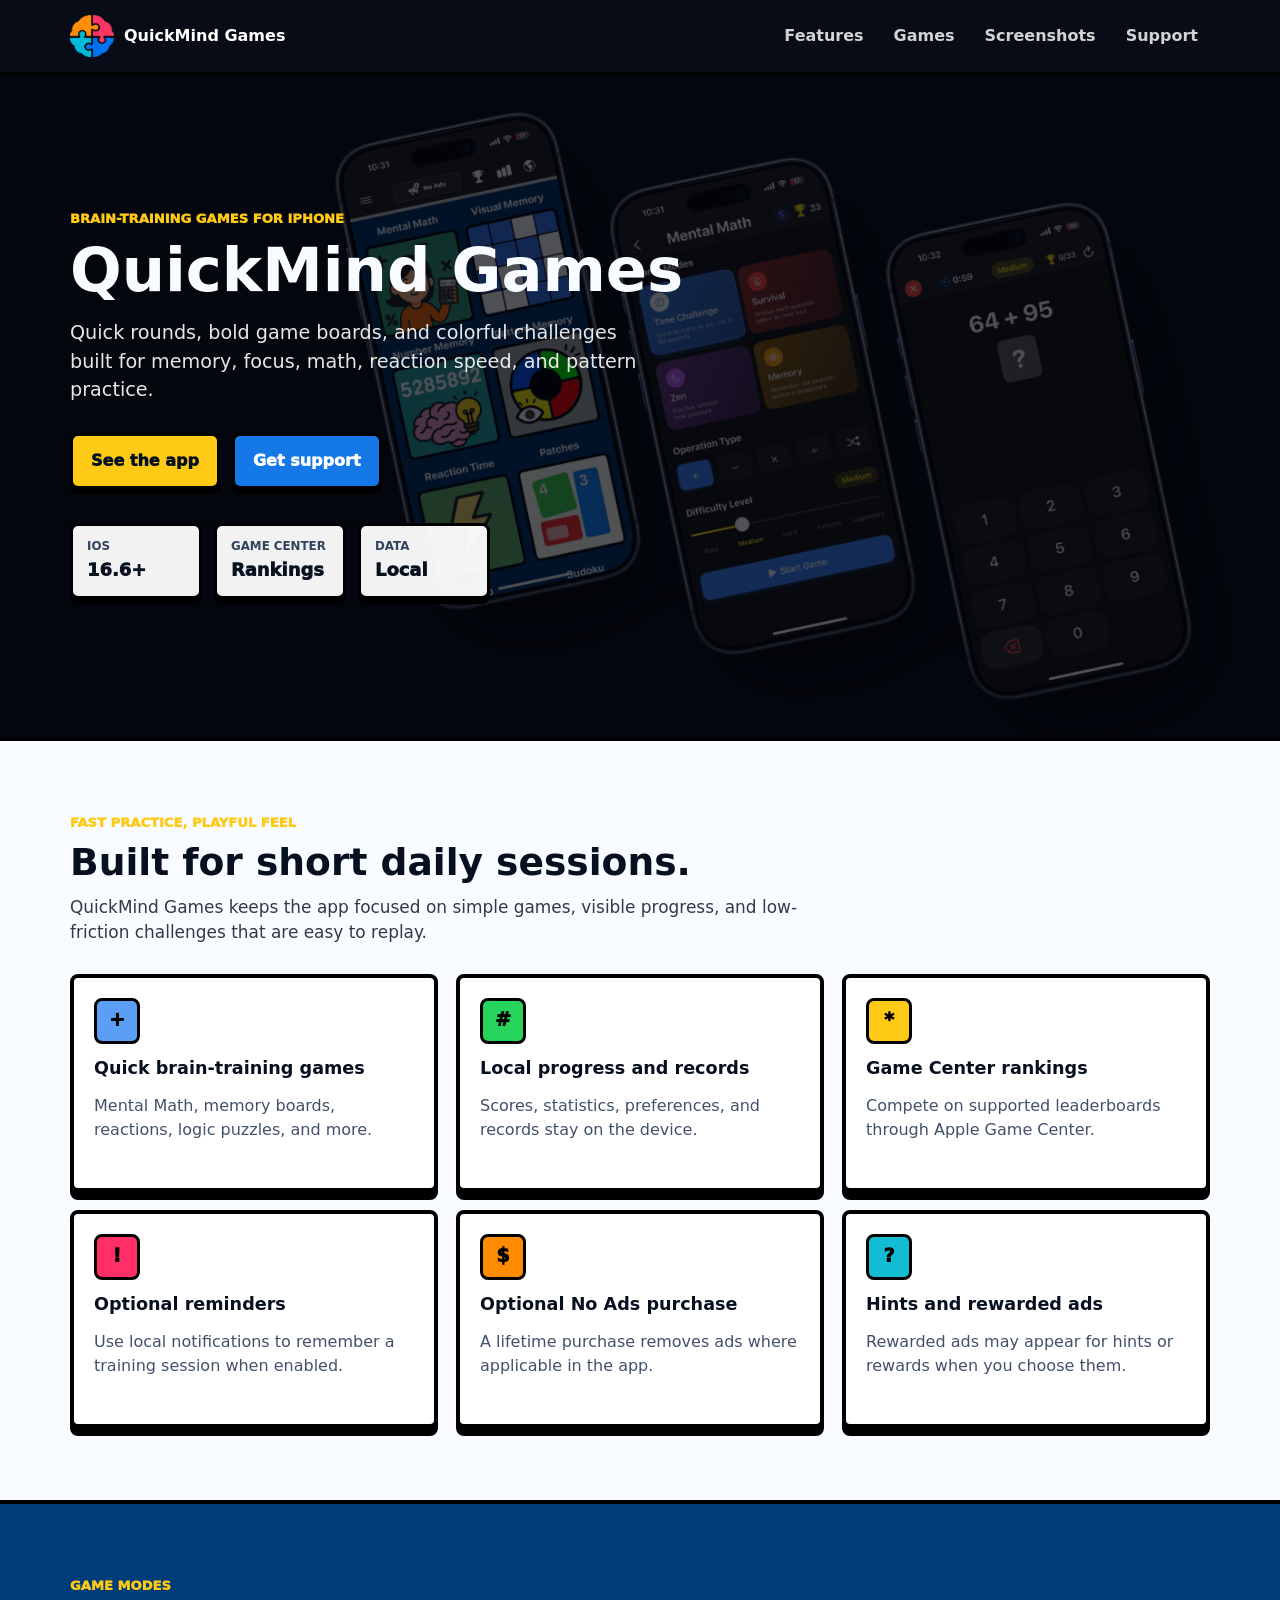
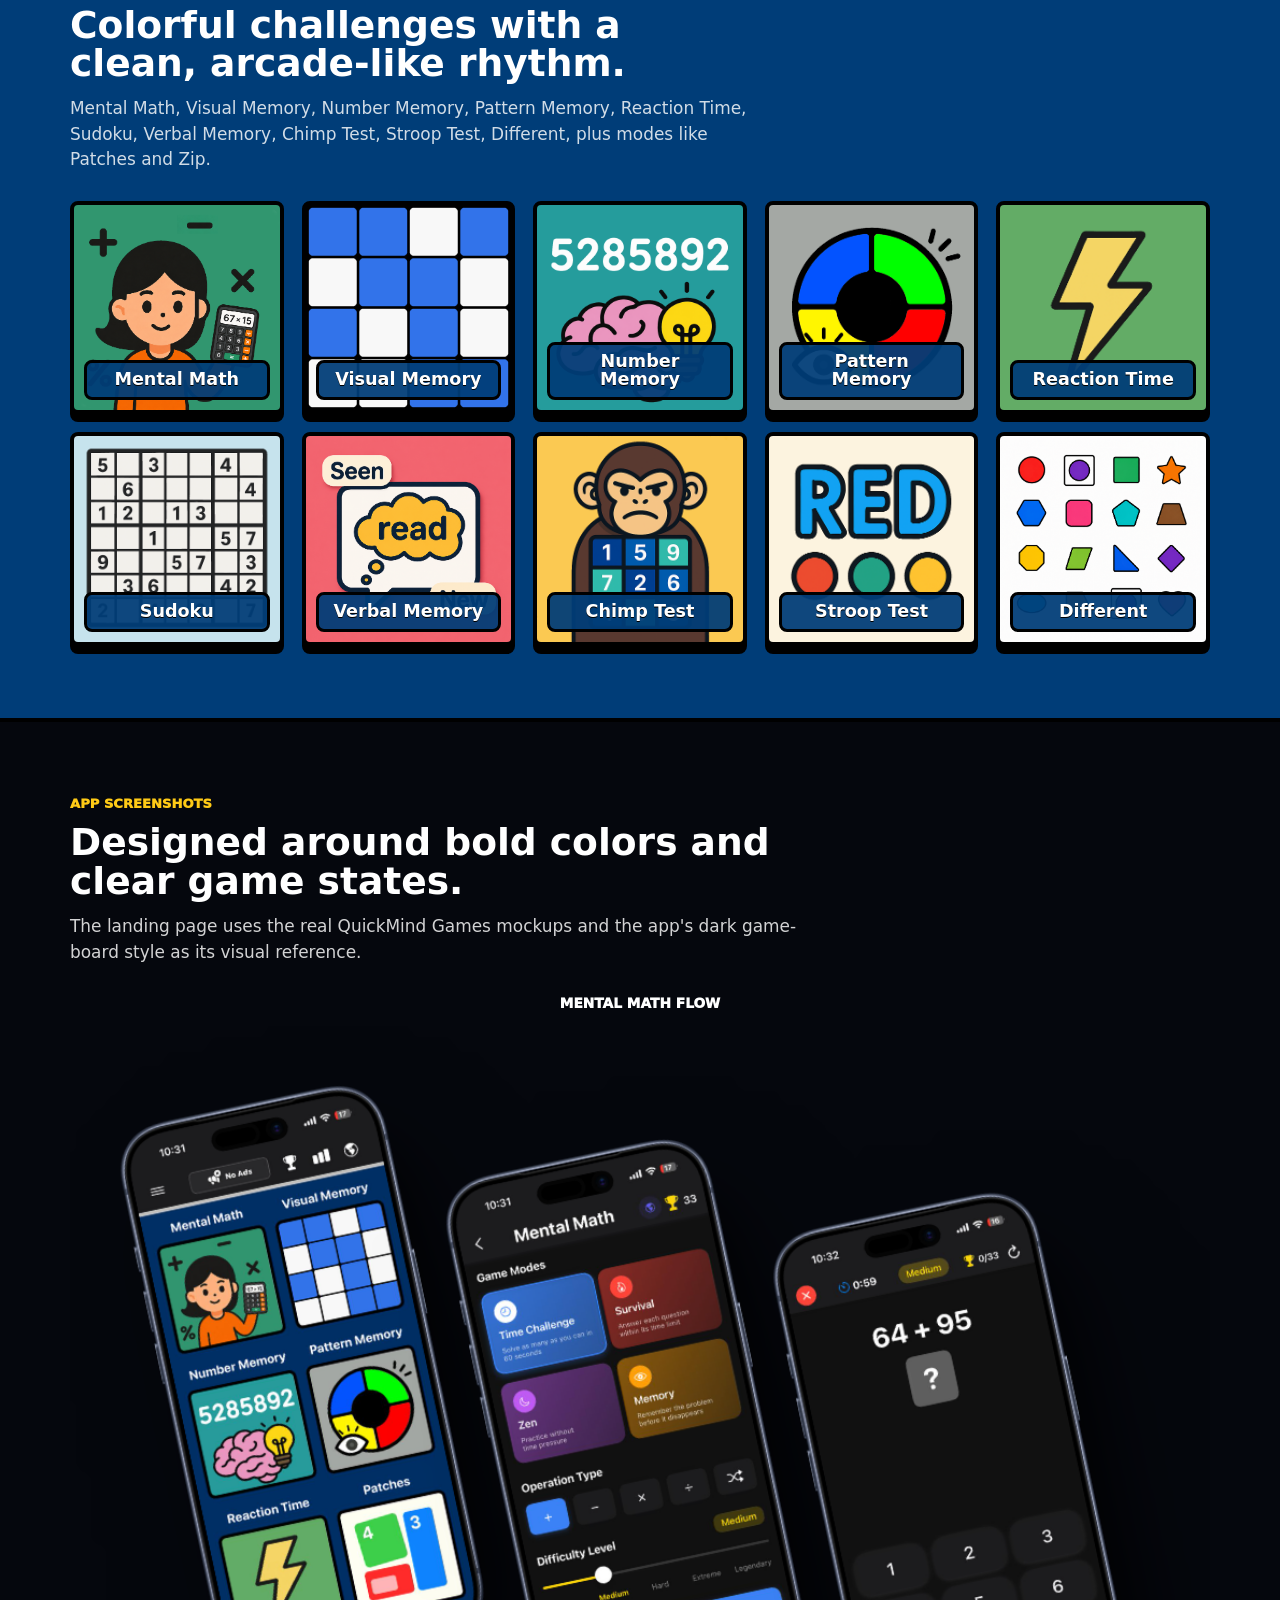
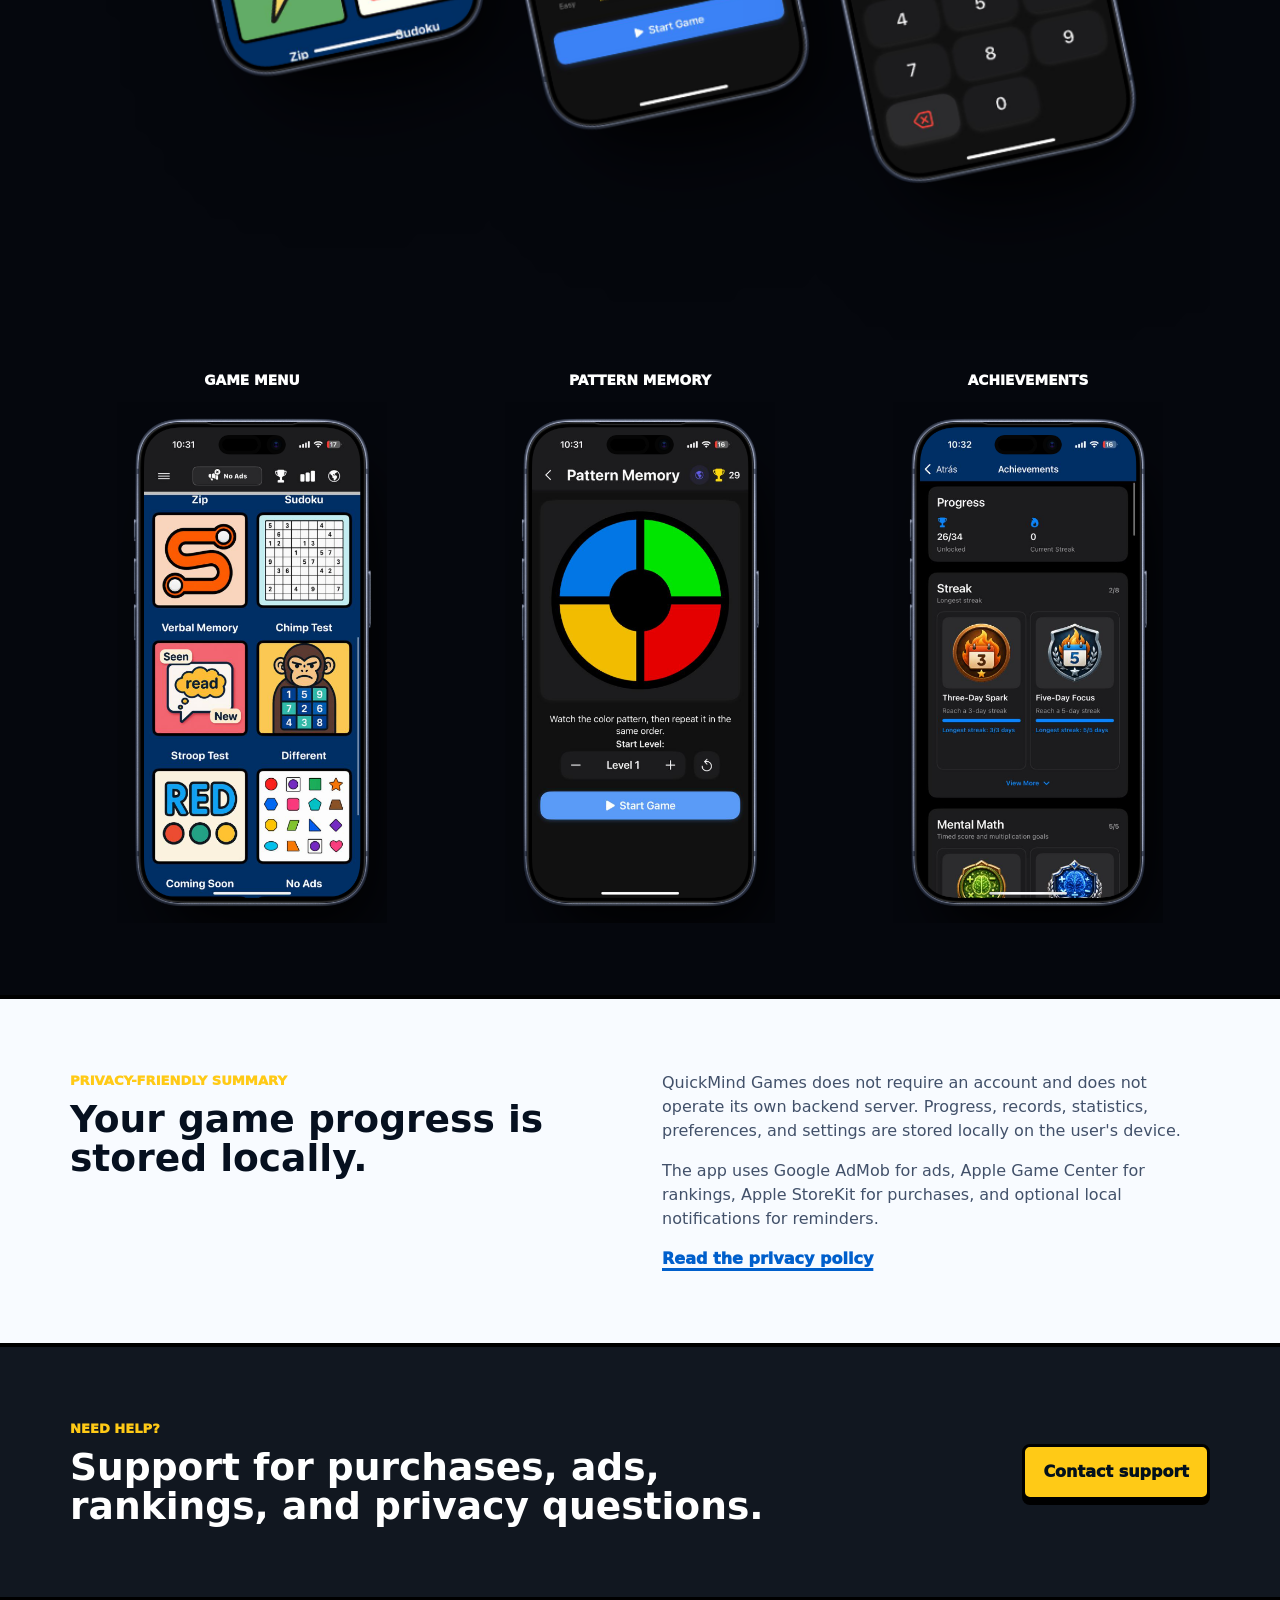
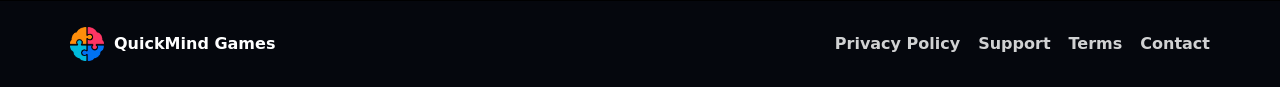
<file: index.html>
<!doctype html>
<html lang="en">
  <head>
    <meta charset="utf-8">
    <meta name="viewport" content="width=device-width, initial-scale=1">
    <title>QuickMind Games</title>
    <meta
      name="description"
      content="QuickMind Games is a playful iPhone app with fast brain-training games, local progress, Game Center rankings, reminders, and an optional No Ads purchase."
    >
    <meta property="og:title" content="QuickMind Games">
    <meta property="og:description" content="Fast, playful brain-training games for iPhone.">
    <meta property="og:image" content="/imagenes/edits/mental-math-flow-mockup.png">
    <link rel="icon" href="/imagenes/logo.png">
    <link rel="apple-touch-icon" href="/imagenes/logo.png">
    <link rel="stylesheet" href="/styles.css">
  </head>
  <body>
    <header class="site-header">
      <nav class="nav-shell" aria-label="Main navigation">
        <a class="brand" href="/" aria-label="QuickMind Games home">
          <img class="brand-logo" src="/imagenes/logo.png" alt="" width="44" height="44">
          <span>QuickMind Games</span>
        </a>
        <button class="nav-toggle" type="button" aria-expanded="false" aria-controls="nav-links" aria-label="Open navigation">
          <span></span>
          <span></span>
          <span></span>
        </button>
        <div class="nav-links" id="nav-links">
          <a href="#features">Features</a>
          <a href="#games">Games</a>
          <a href="#screenshots">Screenshots</a>
          <a href="/support/">Support</a>
        </div>
      </nav>
    </header>

    <main>
      <section class="hero" aria-labelledby="hero-title">
        <div class="hero-content">
          <p class="eyebrow">Brain-training games for iPhone</p>
          <h1 id="hero-title">QuickMind Games</h1>
          <p class="hero-copy">
            Quick rounds, bold game boards, and colorful challenges built for memory,
            focus, math, reaction speed, and pattern practice.
          </p>
          <div class="hero-actions">
            <a class="button primary" href="#screenshots">See the app</a>
            <a class="button secondary" href="/support/">Get support</a>
          </div>
          <dl class="hero-stats" aria-label="QuickMind Games app highlights">
            <div>
              <dt>iOS</dt>
              <dd>16.6+</dd>
            </div>
            <div>
              <dt>Game Center</dt>
              <dd>Rankings</dd>
            </div>
            <div>
              <dt>Data</dt>
              <dd>Local</dd>
            </div>
          </dl>
        </div>
      </section>

      <section class="section section-light" id="features">
        <div class="section-inner">
          <div class="section-heading">
            <p class="eyebrow">Fast practice, playful feel</p>
            <h2>Built for short daily sessions.</h2>
            <p>
              QuickMind Games keeps the app focused on simple games, visible progress,
              and low-friction challenges that are easy to replay.
            </p>
          </div>

          <div class="feature-grid">
            <article class="feature-card accent-blue">
              <span class="feature-icon" aria-hidden="true">+</span>
              <h3>Quick brain-training games</h3>
              <p>Mental Math, memory boards, reactions, logic puzzles, and more.</p>
            </article>
            <article class="feature-card accent-green">
              <span class="feature-icon" aria-hidden="true">#</span>
              <h3>Local progress and records</h3>
              <p>Scores, statistics, preferences, and records stay on the device.</p>
            </article>
            <article class="feature-card accent-yellow">
              <span class="feature-icon" aria-hidden="true">*</span>
              <h3>Game Center rankings</h3>
              <p>Compete on supported leaderboards through Apple Game Center.</p>
            </article>
            <article class="feature-card accent-pink">
              <span class="feature-icon" aria-hidden="true">!</span>
              <h3>Optional reminders</h3>
              <p>Use local notifications to remember a training session when enabled.</p>
            </article>
            <article class="feature-card accent-orange">
              <span class="feature-icon" aria-hidden="true">$</span>
              <h3>Optional No Ads purchase</h3>
              <p>A lifetime purchase removes ads where applicable in the app.</p>
            </article>
            <article class="feature-card accent-cyan">
              <span class="feature-icon" aria-hidden="true">?</span>
              <h3>Hints and rewarded ads</h3>
              <p>Rewarded ads may appear for hints or rewards when you choose them.</p>
            </article>
          </div>
        </div>
      </section>

      <section class="section section-blue" id="games">
        <div class="section-inner">
          <div class="section-heading compact">
            <p class="eyebrow">Game modes</p>
            <h2>Colorful challenges with a clean, arcade-like rhythm.</h2>
            <p>
              Mental Math, Visual Memory, Number Memory, Pattern Memory, Reaction Time,
              Sudoku, Verbal Memory, Chimp Test, Stroop Test, Different, plus modes like
              Patches and Zip.
            </p>
          </div>

          <div class="game-grid" aria-label="QuickMind Games games">
            <article class="game-card">
              <img
                src="/imagenes/juegos/Mental%20Math%20-%20MMSquare.png"
                alt="Mental Math game illustration."
                width="1254"
                height="1254"
                loading="lazy"
              >
              <h3>Mental Math</h3>
            </article>
            <article class="game-card">
              <img
                src="/imagenes/juegos/Visual%20Memory%20-%20VMSquare.png"
                alt="Visual Memory game illustration."
                width="1080"
                height="1080"
                loading="lazy"
              >
              <h3>Visual Memory</h3>
            </article>
            <article class="game-card">
              <img
                src="/imagenes/juegos/Number%20Memory%20-%20NMSquare.png"
                alt="Number Memory game illustration."
                width="1140"
                height="1140"
                loading="lazy"
              >
              <h3>Number Memory</h3>
            </article>
            <article class="game-card">
              <img
                src="/imagenes/juegos/Pattern%20Memory%20-%20PMSquare.png"
                alt="Pattern Memory game illustration."
                width="944"
                height="929"
                loading="lazy"
              >
              <h3>Pattern Memory</h3>
            </article>
            <article class="game-card">
              <img
                src="/imagenes/juegos/Reaction%20Time%20-%20ReactionSquare.png"
                alt="Reaction Time game illustration."
                width="893"
                height="895"
                loading="lazy"
              >
              <h3>Reaction Time</h3>
            </article>
            <article class="game-card">
              <img
                src="/imagenes/juegos/Sudoku%20-%20SudokuSquare.png"
                alt="Sudoku game illustration."
                width="920"
                height="920"
                loading="lazy"
              >
              <h3>Sudoku</h3>
            </article>
            <article class="game-card">
              <img
                src="/imagenes/juegos/Verbal%20Memory%20-%20VeMSquare.png"
                alt="Verbal Memory game illustration."
                width="1254"
                height="1254"
                loading="lazy"
              >
              <h3>Verbal Memory</h3>
            </article>
            <article class="game-card">
              <img
                src="/imagenes/juegos/Chimp%20Test%20-%20ChimpTestSquare.png"
                alt="Chimp Test game illustration."
                width="900"
                height="900"
                loading="lazy"
              >
              <h3>Chimp Test</h3>
            </article>
            <article class="game-card">
              <img
                src="/imagenes/juegos/Stroop%20Game%20-%20StroopSquare.png"
                alt="Stroop Test game illustration."
                width="872"
                height="866"
                loading="lazy"
              >
              <h3>Stroop Test</h3>
            </article>
            <article class="game-card">
              <img
                src="/imagenes/juegos/Different%20-%20OddSquare.png"
                alt="Different game illustration."
                width="1254"
                height="1254"
                loading="lazy"
              >
              <h3>Different</h3>
            </article>
          </div>
        </div>
      </section>

      <section class="section section-dark" id="screenshots">
        <div class="section-inner">
          <div class="section-heading">
            <p class="eyebrow">App screenshots</p>
            <h2>Designed around bold colors and clear game states.</h2>
            <p>
              The landing page uses the real QuickMind Games mockups and the app's
              dark game-board style as its visual reference.
            </p>
          </div>

          <div class="showcase-grid">
            <figure class="shot-card wide">
              <figcaption>Mental Math flow</figcaption>
              <img
                src="/imagenes/edits/mental-math-flow-focused.png"
                alt="Three QuickMind Games iPhone screens showing game selection, Mental Math settings, and a Mental Math question."
                width="1060"
                height="850"
              >
            </figure>
            <figure class="shot-card">
              <figcaption>Game menu</figcaption>
              <img
                src="/imagenes/edits/main-menu-second-half-focused.png"
                alt="QuickMind Games iPhone menu showing Zip, Sudoku, Verbal Memory, Chimp Test, Stroop Test, and Different."
                width="493"
                height="950"
              >
            </figure>
            <figure class="shot-card">
              <figcaption>Pattern Memory</figcaption>
              <img
                src="/imagenes/edits/pattern-memory-focused.png"
                alt="Pattern Memory screen with a four-color circular sequence game."
                width="493"
                height="950"
              >
            </figure>
            <figure class="shot-card">
              <figcaption>Achievements</figcaption>
              <img
                src="/imagenes/edits/achievements-focused.png"
                alt="Achievements screen showing progress, streak medals, and Mental Math awards."
                width="493"
                height="950"
              >
            </figure>
          </div>
        </div>
      </section>

      <section class="section section-light">
        <div class="section-inner split-section">
          <div>
            <p class="eyebrow">Privacy-friendly summary</p>
            <h2>Your game progress is stored locally.</h2>
          </div>
          <div class="copy-stack">
            <p>
              QuickMind Games does not require an account and does not operate its own
              backend server. Progress, records, statistics, preferences, and settings
              are stored locally on the user's device.
            </p>
            <p>
              The app uses Google AdMob for ads, Apple Game Center for rankings,
              Apple StoreKit for purchases, and optional local notifications for reminders.
            </p>
            <a class="text-link" href="/privacy/">Read the privacy policy</a>
          </div>
        </div>
      </section>

      <section class="section cta-section">
        <div class="section-inner cta-inner">
          <div>
            <p class="eyebrow">Need help?</p>
            <h2>Support for purchases, ads, rankings, and privacy questions.</h2>
          </div>
          <a class="button primary" href="/support/">Contact support</a>
        </div>
      </section>
    </main>

    <footer class="site-footer">
      <div class="footer-inner">
        <a class="footer-brand" href="/">
          <img src="/imagenes/logo.png" alt="" width="34" height="34">
          <span>QuickMind Games</span>
        </a>
        <div class="footer-links" aria-label="Footer navigation">
          <a href="/privacy/">Privacy Policy</a>
          <a href="/support/">Support</a>
          <a href="/terms/">Terms</a>
          <a href="mailto:quickbraindev@gmail.com">Contact</a>
        </div>
      </div>
    </footer>

    <script src="/script.js"></script>
  </body>
</html>
</file>
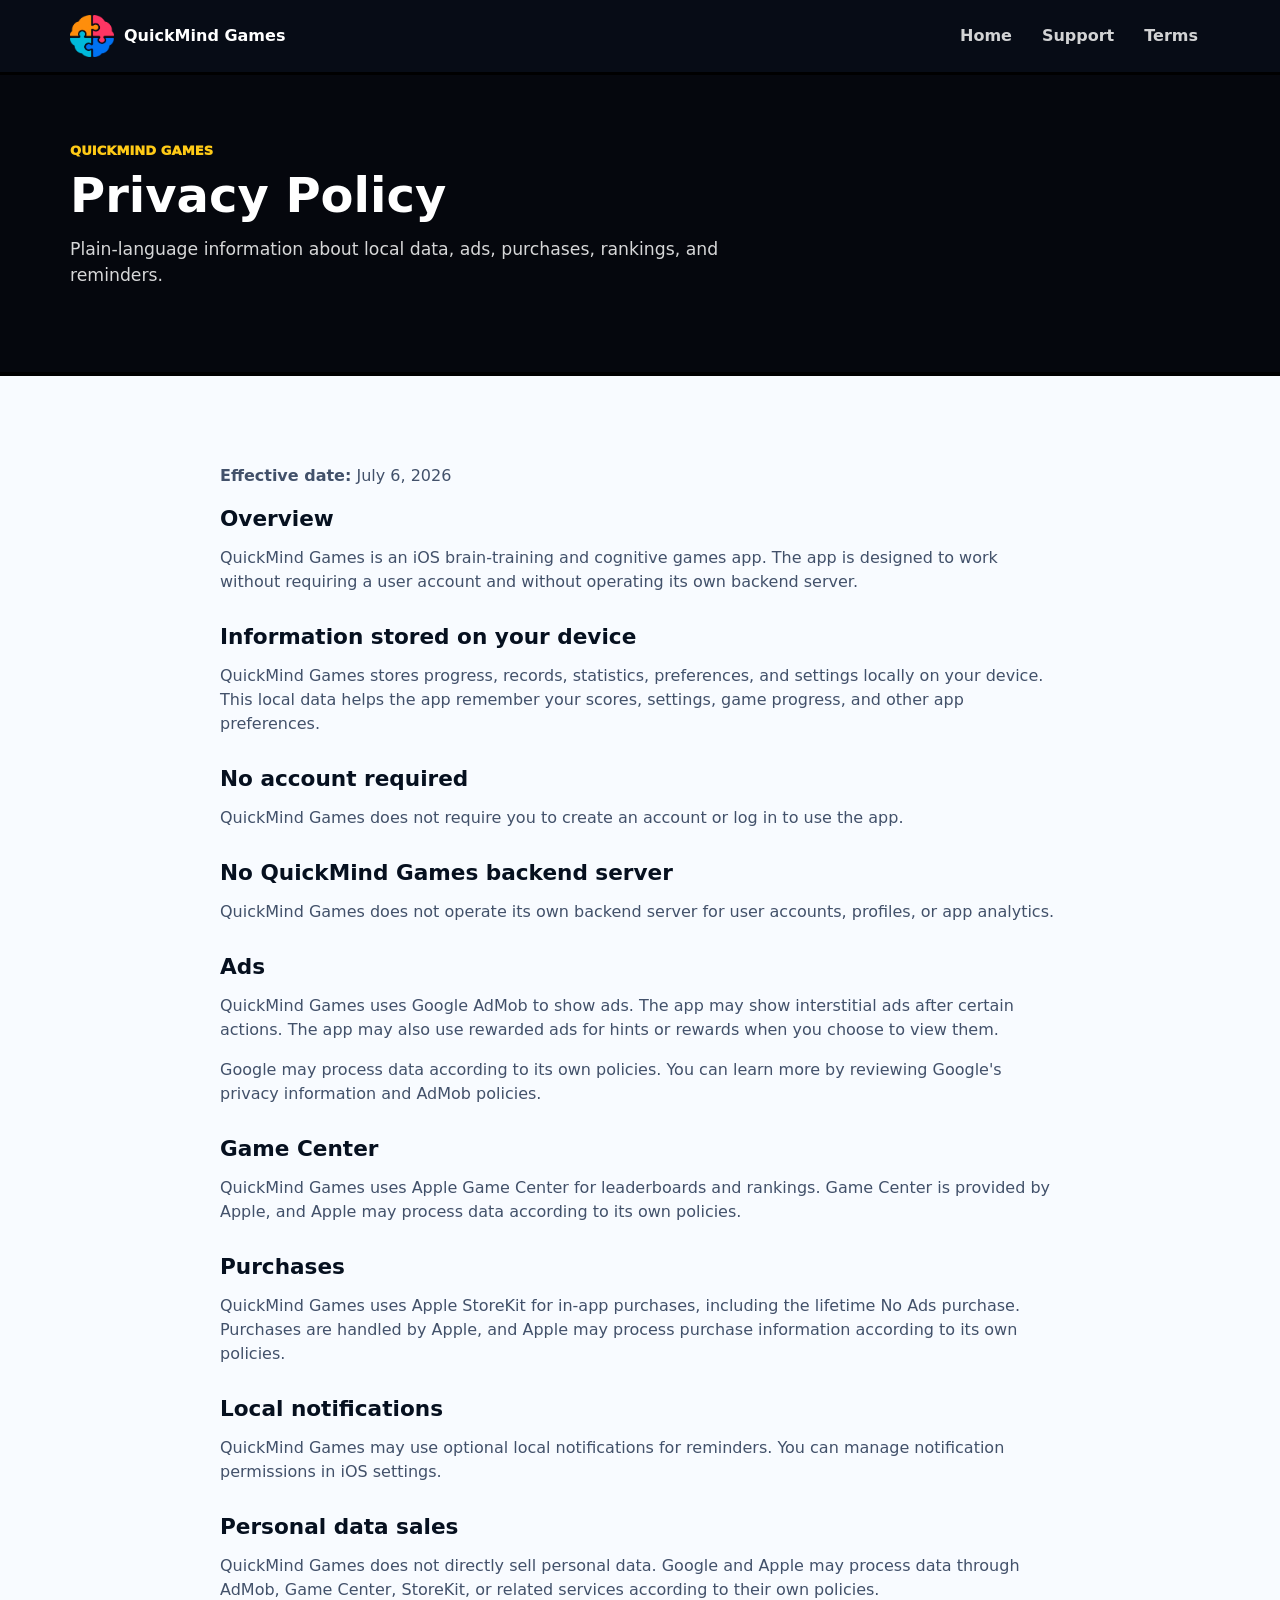
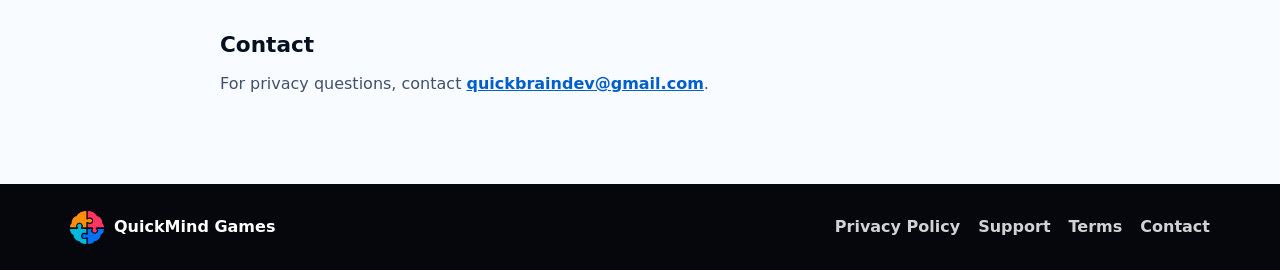
<file: privacy/index.html>
<!doctype html>
<html lang="en">
  <head>
    <meta charset="utf-8">
    <meta name="viewport" content="width=device-width, initial-scale=1">
    <title>Privacy Policy | QuickMind Games</title>
    <meta name="description" content="Privacy Policy for QuickMind Games, an iPhone brain-training games app.">
    <link rel="icon" href="/imagenes/logo.png">
    <link rel="apple-touch-icon" href="/imagenes/logo.png">
    <link rel="stylesheet" href="/styles.css">
  </head>
  <body>
    <header class="site-header">
      <nav class="nav-shell" aria-label="Main navigation">
        <a class="brand" href="/" aria-label="QuickMind Games home">
          <img class="brand-logo" src="/imagenes/logo.png" alt="" width="44" height="44">
          <span>QuickMind Games</span>
        </a>
        <button class="nav-toggle" type="button" aria-expanded="false" aria-controls="nav-links" aria-label="Open navigation">
          <span></span>
          <span></span>
          <span></span>
        </button>
        <div class="nav-links" id="nav-links">
          <a href="/">Home</a>
          <a href="/support/">Support</a>
          <a href="/terms/">Terms</a>
        </div>
      </nav>
    </header>

    <main class="legal-page">
      <section class="page-hero">
        <div class="section-inner">
          <p class="eyebrow">QuickMind Games</p>
          <h1>Privacy Policy</h1>
          <p>Plain-language information about local data, ads, purchases, rankings, and reminders.</p>
        </div>
      </section>

      <article class="legal-content section-inner">
        <p><strong>Effective date:</strong> July 6, 2026</p>

        <h2>Overview</h2>
        <p>
          QuickMind Games is an iOS brain-training and cognitive games app. The app is designed
          to work without requiring a user account and without operating its own backend server.
        </p>

        <h2>Information stored on your device</h2>
        <p>
          QuickMind Games stores progress, records, statistics, preferences, and settings locally
          on your device. This local data helps the app remember your scores, settings, game
          progress, and other app preferences.
        </p>

        <h2>No account required</h2>
        <p>
          QuickMind Games does not require you to create an account or log in to use the app.
        </p>

        <h2>No QuickMind Games backend server</h2>
        <p>
          QuickMind Games does not operate its own backend server for user accounts, profiles,
          or app analytics.
        </p>

        <h2>Ads</h2>
        <p>
          QuickMind Games uses Google AdMob to show ads. The app may show interstitial ads after
          certain actions. The app may also use rewarded ads for hints or rewards when you
          choose to view them.
        </p>
        <p>
          Google may process data according to its own policies. You can learn more by reviewing
          Google's privacy information and AdMob policies.
        </p>

        <h2>Game Center</h2>
        <p>
          QuickMind Games uses Apple Game Center for leaderboards and rankings. Game Center is
          provided by Apple, and Apple may process data according to its own policies.
        </p>

        <h2>Purchases</h2>
        <p>
          QuickMind Games uses Apple StoreKit for in-app purchases, including the lifetime
          No Ads purchase. Purchases are handled by Apple, and Apple may process purchase
          information according to its own policies.
        </p>

        <h2>Local notifications</h2>
        <p>
          QuickMind Games may use optional local notifications for reminders. You can manage
          notification permissions in iOS settings.
        </p>

        <h2>Personal data sales</h2>
        <p>
          QuickMind Games does not directly sell personal data. Google and Apple may process data
          through AdMob, Game Center, StoreKit, or related services according to their own policies.
        </p>

        <h2>Contact</h2>
        <p>
          For privacy questions, contact <a href="mailto:quickbraindev@gmail.com">quickbraindev@gmail.com</a>.
        </p>
      </article>
    </main>

    <footer class="site-footer">
      <div class="footer-inner">
        <a class="footer-brand" href="/">
          <img src="/imagenes/logo.png" alt="" width="34" height="34">
          <span>QuickMind Games</span>
        </a>
        <div class="footer-links" aria-label="Footer navigation">
          <a href="/privacy/">Privacy Policy</a>
          <a href="/support/">Support</a>
          <a href="/terms/">Terms</a>
          <a href="mailto:quickbraindev@gmail.com">Contact</a>
        </div>
      </div>
    </footer>

    <script src="/script.js"></script>
  </body>
</html>
</file>
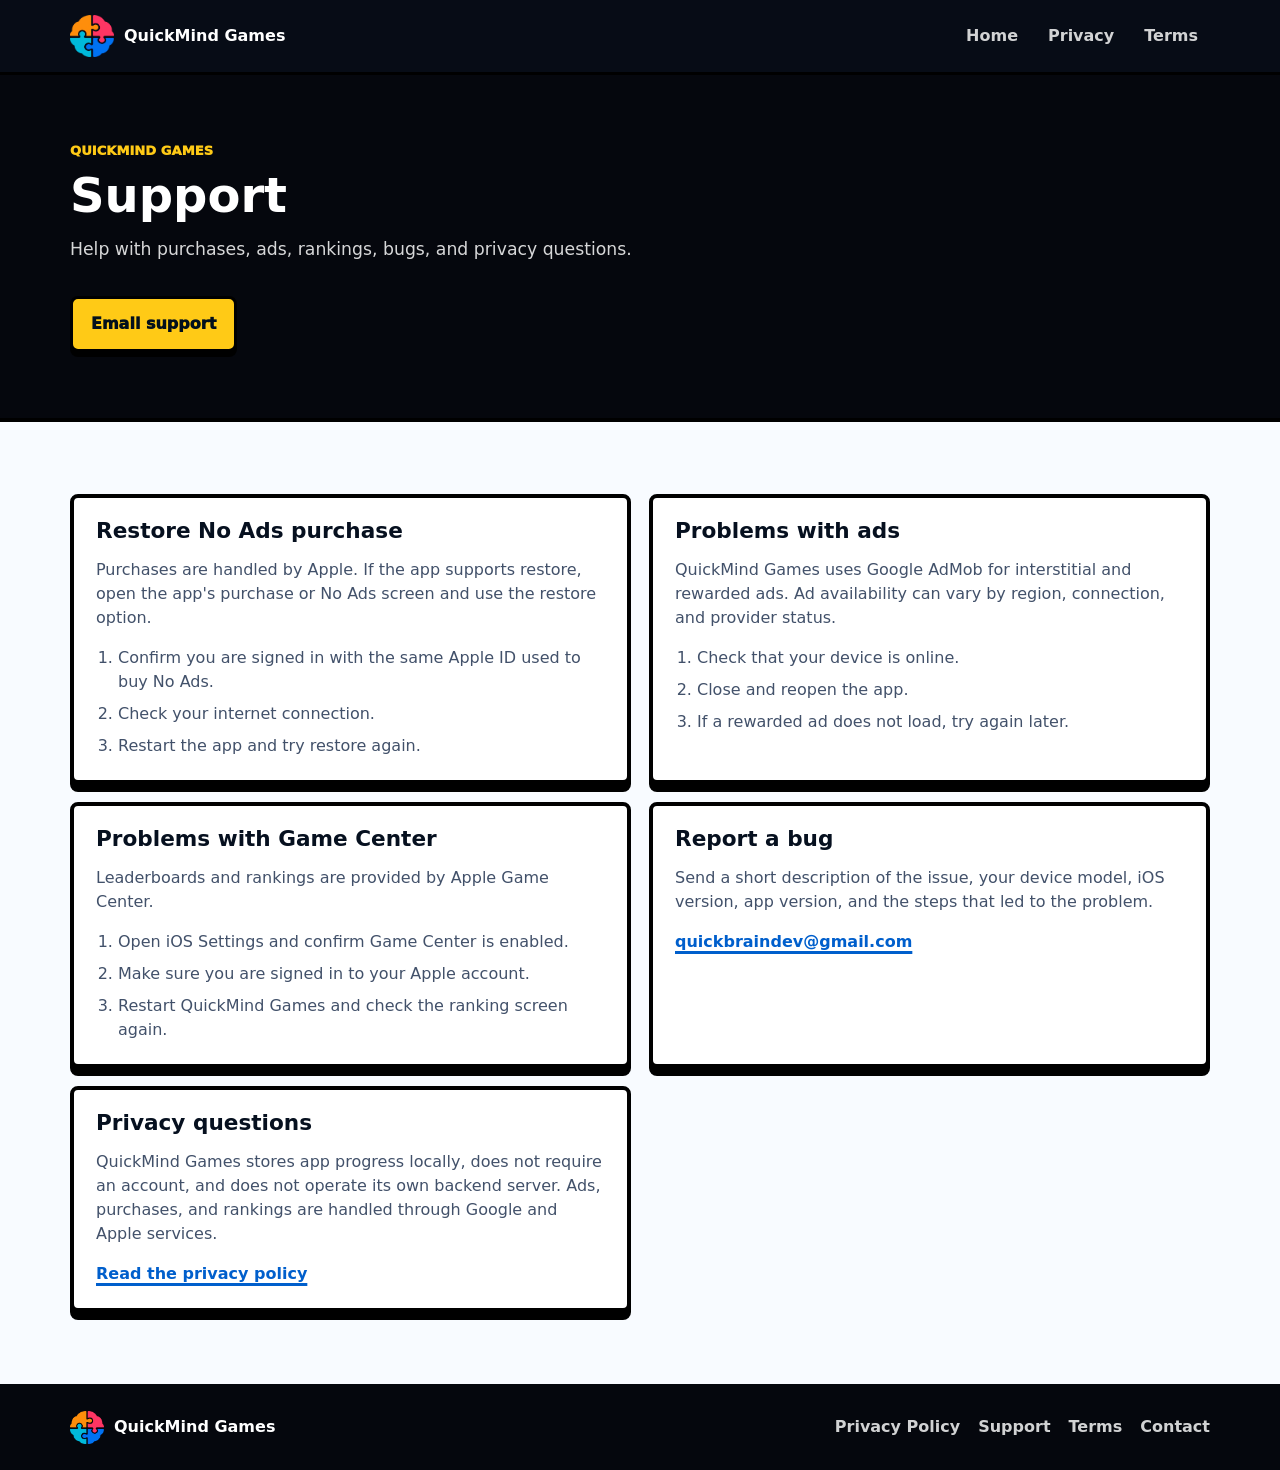
<file: support/index.html>
<!doctype html>
<html lang="en">
  <head>
    <meta charset="utf-8">
    <meta name="viewport" content="width=device-width, initial-scale=1">
    <title>Support | QuickMind Games</title>
    <meta name="description" content="Support for QuickMind Games purchases, ads, Game Center, bugs, and privacy questions.">
    <link rel="icon" href="/imagenes/logo.png">
    <link rel="apple-touch-icon" href="/imagenes/logo.png">
    <link rel="stylesheet" href="/styles.css">
  </head>
  <body>
    <header class="site-header">
      <nav class="nav-shell" aria-label="Main navigation">
        <a class="brand" href="/" aria-label="QuickMind Games home">
          <img class="brand-logo" src="/imagenes/logo.png" alt="" width="44" height="44">
          <span>QuickMind Games</span>
        </a>
        <button class="nav-toggle" type="button" aria-expanded="false" aria-controls="nav-links" aria-label="Open navigation">
          <span></span>
          <span></span>
          <span></span>
        </button>
        <div class="nav-links" id="nav-links">
          <a href="/">Home</a>
          <a href="/privacy/">Privacy</a>
          <a href="/terms/">Terms</a>
        </div>
      </nav>
    </header>

    <main class="legal-page">
      <section class="page-hero">
        <div class="section-inner">
          <p class="eyebrow">QuickMind Games</p>
          <h1>Support</h1>
          <p>Help with purchases, ads, rankings, bugs, and privacy questions.</p>
          <a class="button primary" href="mailto:quickbraindev@gmail.com">Email support</a>
        </div>
      </section>

      <section class="support-grid section-inner" aria-label="Support topics">
        <article class="support-card">
          <h2>Restore No Ads purchase</h2>
          <p>
            Purchases are handled by Apple. If the app supports restore, open the app's
            purchase or No Ads screen and use the restore option.
          </p>
          <ol>
            <li>Confirm you are signed in with the same Apple ID used to buy No Ads.</li>
            <li>Check your internet connection.</li>
            <li>Restart the app and try restore again.</li>
          </ol>
        </article>

        <article class="support-card">
          <h2>Problems with ads</h2>
          <p>
            QuickMind Games uses Google AdMob for interstitial and rewarded ads. Ad availability
            can vary by region, connection, and provider status.
          </p>
          <ol>
            <li>Check that your device is online.</li>
            <li>Close and reopen the app.</li>
            <li>If a rewarded ad does not load, try again later.</li>
          </ol>
        </article>

        <article class="support-card">
          <h2>Problems with Game Center</h2>
          <p>
            Leaderboards and rankings are provided by Apple Game Center.
          </p>
          <ol>
            <li>Open iOS Settings and confirm Game Center is enabled.</li>
            <li>Make sure you are signed in to your Apple account.</li>
            <li>Restart QuickMind Games and check the ranking screen again.</li>
          </ol>
        </article>

        <article class="support-card">
          <h2>Report a bug</h2>
          <p>
            Send a short description of the issue, your device model, iOS version, app version,
            and the steps that led to the problem.
          </p>
          <a class="text-link" href="mailto:quickbraindev@gmail.com">quickbraindev@gmail.com</a>
        </article>

        <article class="support-card">
          <h2>Privacy questions</h2>
          <p>
            QuickMind Games stores app progress locally, does not require an account, and does not
            operate its own backend server. Ads, purchases, and rankings are handled through
            Google and Apple services.
          </p>
          <a class="text-link" href="/privacy/">Read the privacy policy</a>
        </article>
      </section>
    </main>

    <footer class="site-footer">
      <div class="footer-inner">
        <a class="footer-brand" href="/">
          <img src="/imagenes/logo.png" alt="" width="34" height="34">
          <span>QuickMind Games</span>
        </a>
        <div class="footer-links" aria-label="Footer navigation">
          <a href="/privacy/">Privacy Policy</a>
          <a href="/support/">Support</a>
          <a href="/terms/">Terms</a>
          <a href="mailto:quickbraindev@gmail.com">Contact</a>
        </div>
      </div>
    </footer>

    <script src="/script.js"></script>
  </body>
</html>
</file>
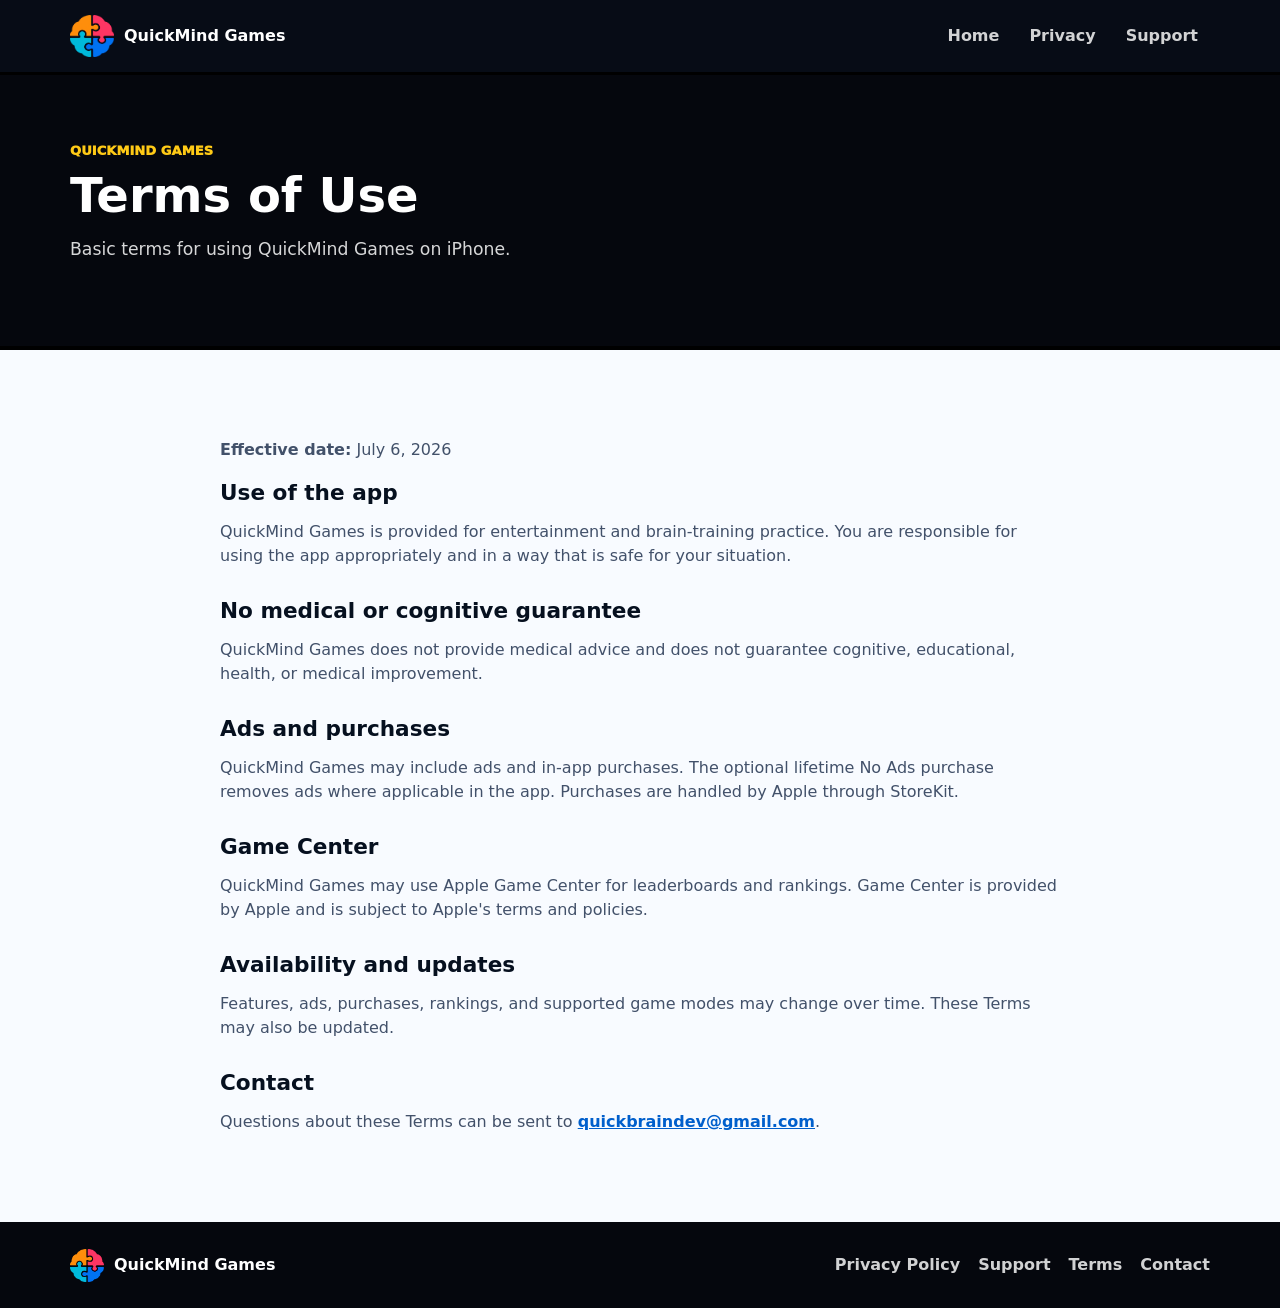
<file: terms/index.html>
<!doctype html>
<html lang="en">
  <head>
    <meta charset="utf-8">
    <meta name="viewport" content="width=device-width, initial-scale=1">
    <title>Terms of Use | QuickMind Games</title>
    <meta name="description" content="Terms of Use for QuickMind Games, an iPhone brain-training games app.">
    <link rel="icon" href="/imagenes/logo.png">
    <link rel="apple-touch-icon" href="/imagenes/logo.png">
    <link rel="stylesheet" href="/styles.css">
  </head>
  <body>
    <header class="site-header">
      <nav class="nav-shell" aria-label="Main navigation">
        <a class="brand" href="/" aria-label="QuickMind Games home">
          <img class="brand-logo" src="/imagenes/logo.png" alt="" width="44" height="44">
          <span>QuickMind Games</span>
        </a>
        <button class="nav-toggle" type="button" aria-expanded="false" aria-controls="nav-links" aria-label="Open navigation">
          <span></span>
          <span></span>
          <span></span>
        </button>
        <div class="nav-links" id="nav-links">
          <a href="/">Home</a>
          <a href="/privacy/">Privacy</a>
          <a href="/support/">Support</a>
        </div>
      </nav>
    </header>

    <main class="legal-page">
      <section class="page-hero">
        <div class="section-inner">
          <p class="eyebrow">QuickMind Games</p>
          <h1>Terms of Use</h1>
          <p>Basic terms for using QuickMind Games on iPhone.</p>
        </div>
      </section>

      <article class="legal-content section-inner">
        <p><strong>Effective date:</strong> July 6, 2026</p>

        <h2>Use of the app</h2>
        <p>
          QuickMind Games is provided for entertainment and brain-training practice. You are
          responsible for using the app appropriately and in a way that is safe for your situation.
        </p>

        <h2>No medical or cognitive guarantee</h2>
        <p>
          QuickMind Games does not provide medical advice and does not guarantee cognitive,
          educational, health, or medical improvement.
        </p>

        <h2>Ads and purchases</h2>
        <p>
          QuickMind Games may include ads and in-app purchases. The optional lifetime No Ads
          purchase removes ads where applicable in the app. Purchases are handled by Apple
          through StoreKit.
        </p>

        <h2>Game Center</h2>
        <p>
          QuickMind Games may use Apple Game Center for leaderboards and rankings. Game Center
          is provided by Apple and is subject to Apple's terms and policies.
        </p>

        <h2>Availability and updates</h2>
        <p>
          Features, ads, purchases, rankings, and supported game modes may change over time.
          These Terms may also be updated.
        </p>

        <h2>Contact</h2>
        <p>
          Questions about these Terms can be sent to
          <a href="mailto:quickbraindev@gmail.com">quickbraindev@gmail.com</a>.
        </p>
      </article>
    </main>

    <footer class="site-footer">
      <div class="footer-inner">
        <a class="footer-brand" href="/">
          <img src="/imagenes/logo.png" alt="" width="34" height="34">
          <span>QuickMind Games</span>
        </a>
        <div class="footer-links" aria-label="Footer navigation">
          <a href="/privacy/">Privacy Policy</a>
          <a href="/support/">Support</a>
          <a href="/terms/">Terms</a>
          <a href="mailto:quickbraindev@gmail.com">Contact</a>
        </div>
      </div>
    </footer>

    <script src="/script.js"></script>
  </body>
</html>
</file>
<file: styles.css>
:root {
  color-scheme: dark;
  --ink: #06101f;
  --ink-2: #101622;
  --panel: #17191f;
  --blue: #003d78;
  --blue-2: #1479e6;
  --cyan: #12bdd4;
  --green: #25d45b;
  --yellow: #ffca16;
  --orange: #ff8c00;
  --pink: #ff2e67;
  --red: #ef2a23;
  --paper: #f8fbff;
  --cream: #fff8e8;
  --muted: #aeb8c8;
  --line: #000;
  --shadow: 0 24px 64px rgba(0, 0, 0, 0.35);
  --max: 1140px;
}

* {
  box-sizing: border-box;
}

html {
  scroll-behavior: smooth;
}

body {
  margin: 0;
  font-family: Inter, ui-sans-serif, system-ui, -apple-system, BlinkMacSystemFont, "Segoe UI", sans-serif;
  color: var(--paper);
  background: var(--ink);
  line-height: 1.5;
}

body.nav-open {
  overflow: hidden;
}

img {
  display: block;
  max-width: 100%;
}

a {
  color: inherit;
}

.site-header {
  position: sticky;
  top: 0;
  z-index: 20;
  border-bottom: 3px solid var(--line);
  background: rgba(8, 13, 22, 0.96);
  backdrop-filter: blur(16px);
}

.nav-shell {
  width: calc(100% - 32px);
  max-width: var(--max);
  min-height: 72px;
  margin: 0 auto;
  display: flex;
  align-items: center;
  justify-content: space-between;
  gap: 18px;
}

.brand,
.footer-brand {
  display: inline-flex;
  align-items: center;
  gap: 10px;
  color: #fff;
  font-weight: 900;
  text-decoration: none;
}

.brand-logo,
.footer-brand img {
  width: 44px;
  height: 44px;
  object-fit: contain;
}

.nav-links {
  display: flex;
  align-items: center;
  gap: 6px;
}

.nav-links a,
.footer-links a {
  color: rgba(255, 255, 255, 0.82);
  font-weight: 800;
  text-decoration: none;
}

.nav-links a {
  padding: 10px 12px;
  border-radius: 8px;
}

.nav-links a:hover,
.nav-links a:focus-visible,
.footer-links a:hover,
.footer-links a:focus-visible {
  color: #fff;
  outline: none;
}

.nav-links a:hover,
.nav-links a:focus-visible {
  background: rgba(255, 255, 255, 0.1);
}

.nav-toggle {
  display: none;
  width: 44px;
  height: 44px;
  border: 3px solid #000;
  border-radius: 8px;
  background: #fff;
  color: #000;
  cursor: pointer;
}

.nav-toggle span {
  display: block;
  width: 18px;
  height: 3px;
  margin: 4px auto;
  border-radius: 3px;
  background: #000;
}

.hero {
  position: relative;
  min-height: 74svh;
  overflow: hidden;
  display: flex;
  align-items: center;
  border-bottom: 4px solid #000;
  background: #05070d;
}

.hero::before {
  content: "";
  position: absolute;
  inset: 0;
  background-image: url("/imagenes/edits/mental-math-flow-mockup.png");
  background-repeat: no-repeat;
  background-size: min(980px, 95vw);
  background-position: right 2vw center;
  opacity: 0.72;
}

.hero::after {
  content: "";
  position: absolute;
  inset: 0;
  background: rgba(2, 6, 13, 0.57);
}

.hero-content {
  position: relative;
  z-index: 1;
  width: calc(100% - 32px);
  max-width: var(--max);
  margin: 0 auto;
  padding: 76px 0 80px;
}

.eyebrow {
  margin: 0 0 10px;
  color: var(--yellow);
  font-size: 0.82rem;
  font-weight: 950;
  text-transform: uppercase;
  letter-spacing: 0;
}

h1,
h2,
h3,
p {
  overflow-wrap: anywhere;
}

h1,
h2,
h3 {
  margin: 0;
  line-height: 1.02;
  letter-spacing: 0;
}

h1 {
  max-width: 640px;
  font-size: 3.8rem;
}

h2 {
  font-size: 2.35rem;
}

h3 {
  font-size: 1.1rem;
}

.hero-copy {
  max-width: 590px;
  margin: 18px 0 0;
  color: rgba(255, 255, 255, 0.9);
  font-size: 1.2rem;
}

.hero-actions,
.cta-inner,
.footer-inner,
.hero-stats,
.split-section {
  display: flex;
}

.hero-actions {
  flex-wrap: wrap;
  gap: 12px;
  margin-top: 28px;
}

.button {
  display: inline-flex;
  min-height: 48px;
  align-items: center;
  justify-content: center;
  padding: 13px 18px;
  border: 3px solid #000;
  border-radius: 8px;
  box-shadow: 0 5px 0 #000;
  font-weight: 950;
  text-decoration: none;
  transition: transform 160ms ease, box-shadow 160ms ease;
}

.button:hover,
.button:focus-visible {
  transform: translateY(2px);
  box-shadow: 0 3px 0 #000;
  outline: none;
}

.button.primary {
  color: #03101c;
  background: var(--yellow);
}

.button.secondary {
  color: #fff;
  background: var(--blue-2);
}

.hero-stats {
  flex-wrap: wrap;
  gap: 12px;
  margin: 34px 0 0;
}

.hero-stats div {
  min-width: 132px;
  padding: 12px 14px;
  border: 3px solid #000;
  border-radius: 8px;
  background: rgba(255, 255, 255, 0.95);
  box-shadow: 0 5px 0 #000;
  color: #07111f;
}

.hero-stats dt {
  color: #31435c;
  font-size: 0.74rem;
  font-weight: 900;
  text-transform: uppercase;
}

.hero-stats dd {
  margin: 1px 0 0;
  font-size: 1.12rem;
  font-weight: 950;
}

.section {
  border-bottom: 4px solid #000;
}

.section-inner {
  width: calc(100% - 32px);
  max-width: var(--max);
  margin: 0 auto;
  padding: 72px 0;
}

.section-light {
  color: var(--ink);
  background: var(--paper);
}

.section-blue {
  color: #fff;
  background: var(--blue);
}

.section-dark {
  color: #fff;
  background: #05070d;
}

.section-heading {
  max-width: 760px;
  margin-bottom: 28px;
}

.section-heading.compact {
  max-width: 680px;
}

.section-heading p:not(.eyebrow) {
  margin: 14px 0 0;
  color: currentColor;
  opacity: 0.82;
  font-size: 1.06rem;
}

.feature-grid,
.game-grid,
.showcase-grid,
.support-grid {
  display: grid;
  gap: 18px;
}

.feature-grid {
  grid-template-columns: repeat(3, 1fr);
}

.feature-card,
.game-card,
.support-card {
  border: 4px solid #000;
  border-radius: 8px;
  box-shadow: 0 8px 0 #000;
}

.feature-card {
  min-height: 218px;
  padding: 20px;
  background: #fff;
}

.feature-card p,
.support-card p,
.legal-content p,
.copy-stack p {
  color: #42516a;
}

.feature-icon {
  display: inline-flex;
  width: 46px;
  height: 46px;
  margin-bottom: 16px;
  align-items: center;
  justify-content: center;
  border: 3px solid #000;
  border-radius: 8px;
  color: #000;
  font-size: 1.2rem;
  font-weight: 950;
}

.accent-blue .feature-icon {
  background: #5a9ff5;
}

.accent-green .feature-icon {
  background: var(--green);
}

.accent-yellow .feature-icon {
  background: var(--yellow);
}

.accent-pink .feature-icon {
  background: var(--pink);
}

.accent-orange .feature-icon {
  background: var(--orange);
}

.accent-cyan .feature-icon {
  background: var(--cyan);
}

.game-grid {
  grid-template-columns: repeat(5, 1fr);
}

.game-card {
  position: relative;
  aspect-ratio: 1;
  min-height: 0;
  overflow: hidden;
  background: #000;
}

.game-card h3 {
  position: absolute;
  left: 10px;
  right: 10px;
  bottom: 10px;
  z-index: 1;
  padding: 8px 10px;
  border: 3px solid #000;
  border-radius: 8px;
  color: #fff;
  background: rgba(0, 61, 120, 0.94);
  text-align: center;
  text-shadow: 0 1px 0 #000;
}

.game-card img {
  width: 100%;
  height: 100%;
  object-fit: cover;
}

.showcase-grid {
  grid-template-columns: repeat(3, 1fr);
  align-items: start;
  gap: 30px 24px;
}

.shot-card {
  display: flex;
  flex-direction: column;
  align-items: center;
  gap: 12px;
  margin: 0;
  overflow: visible;
  background: transparent;
}

.shot-card.wide {
  grid-column: span 3;
}

.shot-card img {
  width: 100%;
  height: auto;
  object-fit: contain;
  background: transparent;
}

.shot-card:not(.wide) img {
  width: min(100%, 270px);
  max-height: 580px;
  object-position: center top;
}

.shot-card figcaption {
  width: 100%;
  color: #fff;
  font-weight: 950;
  text-align: center;
  text-transform: uppercase;
  font-size: 0.86rem;
}

.split-section {
  align-items: flex-start;
  justify-content: space-between;
  gap: 44px;
}

.split-section > * {
  flex: 1;
}

.copy-stack p:first-child {
  margin-top: 0;
}

.text-link {
  color: #005fcc;
  font-weight: 950;
  text-decoration-thickness: 3px;
  text-underline-offset: 4px;
}

.cta-section {
  color: #fff;
  background: #111720;
}

.cta-inner {
  align-items: center;
  justify-content: space-between;
  gap: 24px;
}

.cta-inner h2 {
  max-width: 760px;
}

.site-footer {
  background: #05070d;
}

.footer-inner {
  width: calc(100% - 32px);
  max-width: var(--max);
  margin: 0 auto;
  padding: 26px 0;
  align-items: center;
  justify-content: space-between;
  gap: 20px;
}

.footer-brand img {
  width: 34px;
  height: 34px;
}

.footer-links {
  display: flex;
  flex-wrap: wrap;
  gap: 14px 18px;
}

.page-hero {
  color: #fff;
  border-bottom: 4px solid #000;
  background: #05070d;
}

.page-hero .section-inner {
  padding: 66px 0;
}

.page-hero h1 {
  font-size: 3rem;
}

.page-hero p:not(.eyebrow) {
  max-width: 690px;
  color: rgba(255, 255, 255, 0.84);
  font-size: 1.08rem;
}

.page-hero .button {
  margin-top: 16px;
}

.legal-page {
  color: var(--ink);
  background: var(--paper);
}

.legal-content {
  max-width: 840px;
}

.legal-content h2,
.support-card h2 {
  margin-top: 32px;
  color: var(--ink);
  font-size: 1.35rem;
}

.legal-content h2:first-of-type {
  margin-top: 20px;
}

.legal-content a,
.support-card a {
  color: #005fcc;
  font-weight: 850;
}

.support-grid {
  grid-template-columns: repeat(2, 1fr);
}

.support-card {
  padding: 22px;
  background: #fff;
}

.support-card h2 {
  margin-top: 0;
}

.support-card ol {
  margin: 16px 0 0;
  padding-left: 22px;
  color: #42516a;
}

.support-card li + li {
  margin-top: 8px;
}

@media (max-width: 920px) {
  .feature-grid,
  .game-grid,
  .showcase-grid,
  .support-grid {
    grid-template-columns: repeat(2, 1fr);
  }

  .shot-card.wide {
    grid-column: span 2;
  }
}

@media (max-width: 720px) {
  .nav-toggle {
    display: block;
  }

  .nav-links {
    position: fixed;
    left: 16px;
    right: 16px;
    top: 84px;
    display: none;
    flex-direction: column;
    align-items: stretch;
    padding: 14px;
    border: 4px solid #000;
    border-radius: 8px;
    background: #101722;
    box-shadow: 0 8px 0 #000;
  }

  .nav-links.is-open {
    display: flex;
  }

  .nav-links a {
    padding: 13px 12px;
  }

  .hero {
    min-height: 72svh;
    align-items: flex-end;
  }

  .hero::before {
    background-size: 780px;
    background-position: center top 18px;
    opacity: 0.52;
  }

  .hero-content {
    padding: 150px 0 36px;
  }

  h1 {
    font-size: 2.85rem;
  }

  h2 {
    font-size: 2rem;
  }

  .hero-copy {
    font-size: 1.05rem;
  }

  .section-inner {
    padding: 52px 0;
  }

  .feature-grid,
  .game-grid,
  .showcase-grid,
  .support-grid {
    grid-template-columns: 1fr;
  }

  .shot-card.wide {
    grid-column: span 1;
  }

  .split-section,
  .cta-inner,
  .footer-inner {
    flex-direction: column;
    align-items: flex-start;
  }

  .hero-stats div {
    flex: 1 1 140px;
  }
}

@media (max-width: 420px) {
  .nav-shell,
  .section-inner,
  .footer-inner,
  .hero-content {
    width: calc(100% - 24px);
    max-width: 366px;
    margin-left: 12px;
    margin-right: 12px;
  }

  .brand span {
    max-width: 170px;
  }

  h1 {
    font-size: 2.45rem;
  }

  h2 {
    font-size: 1.72rem;
  }

  .button {
    width: 100%;
  }

  .hero-actions {
    width: 100%;
  }
}
</file>
